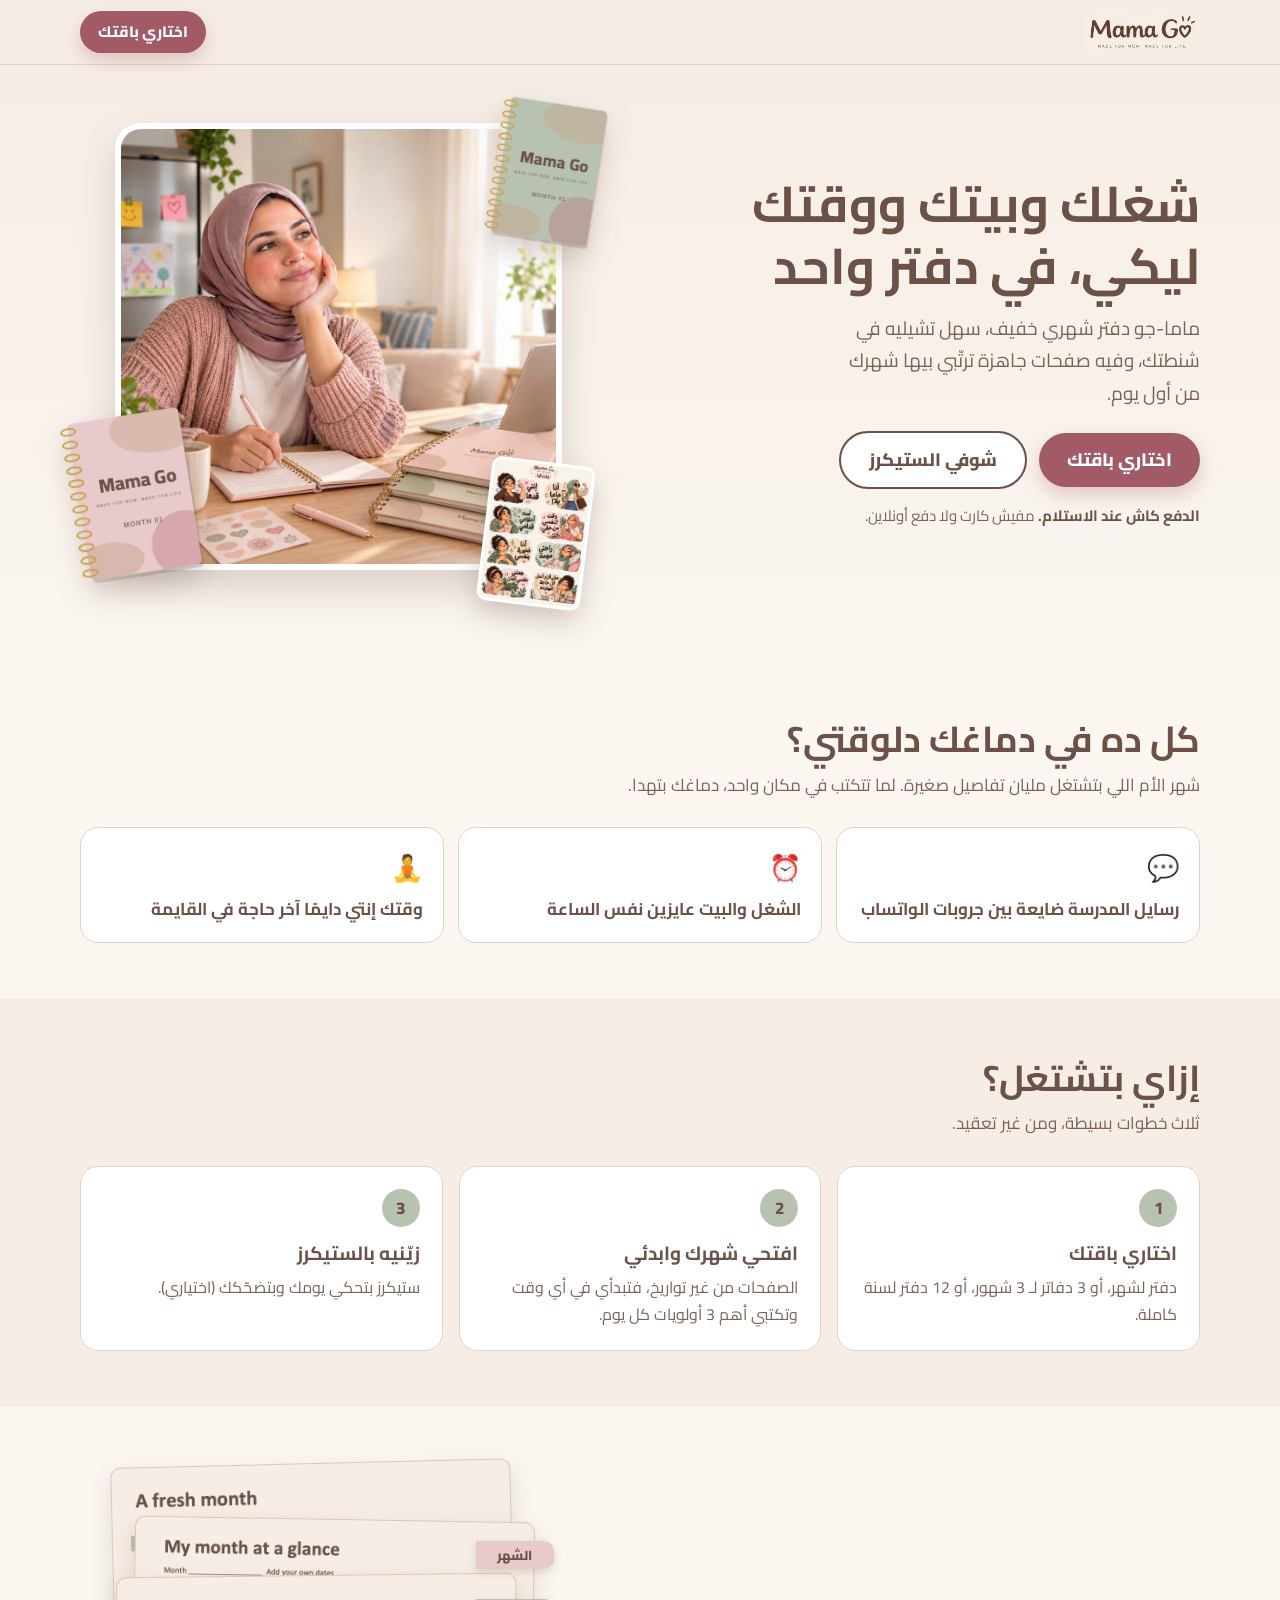
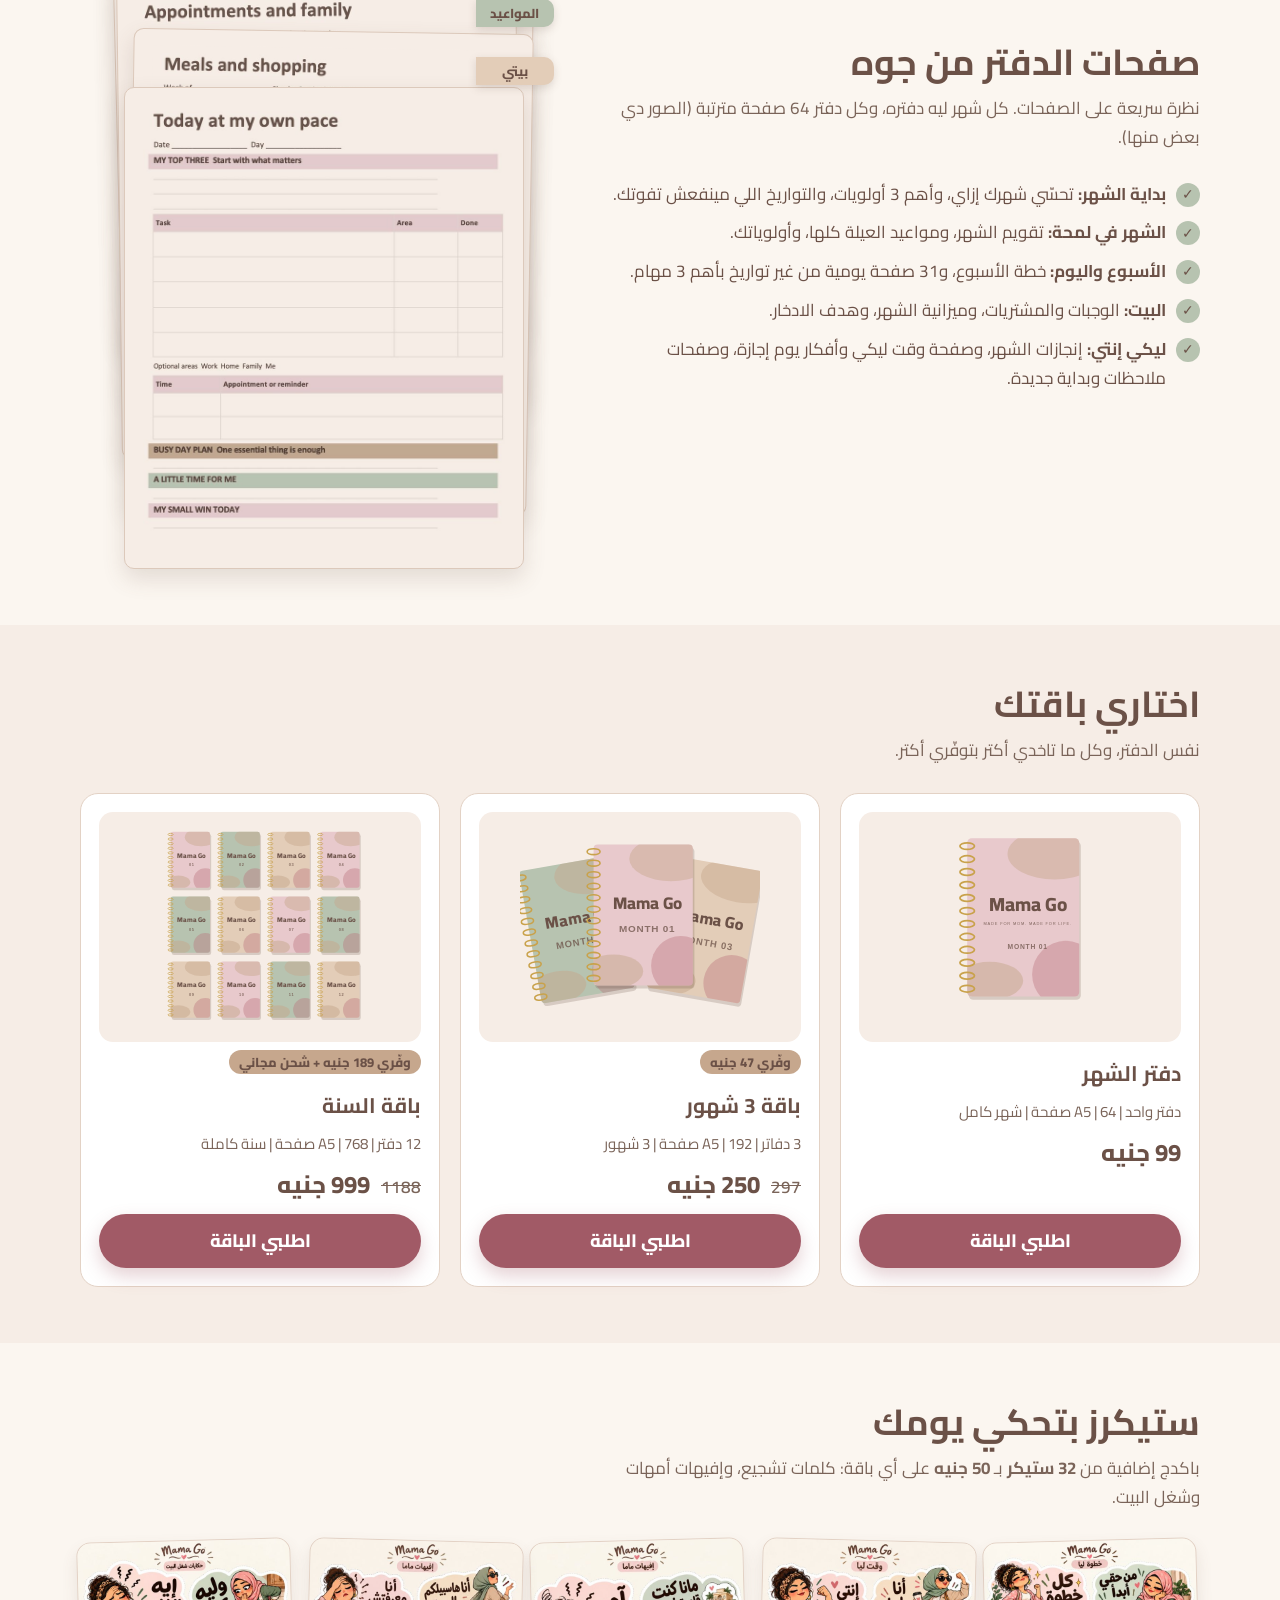
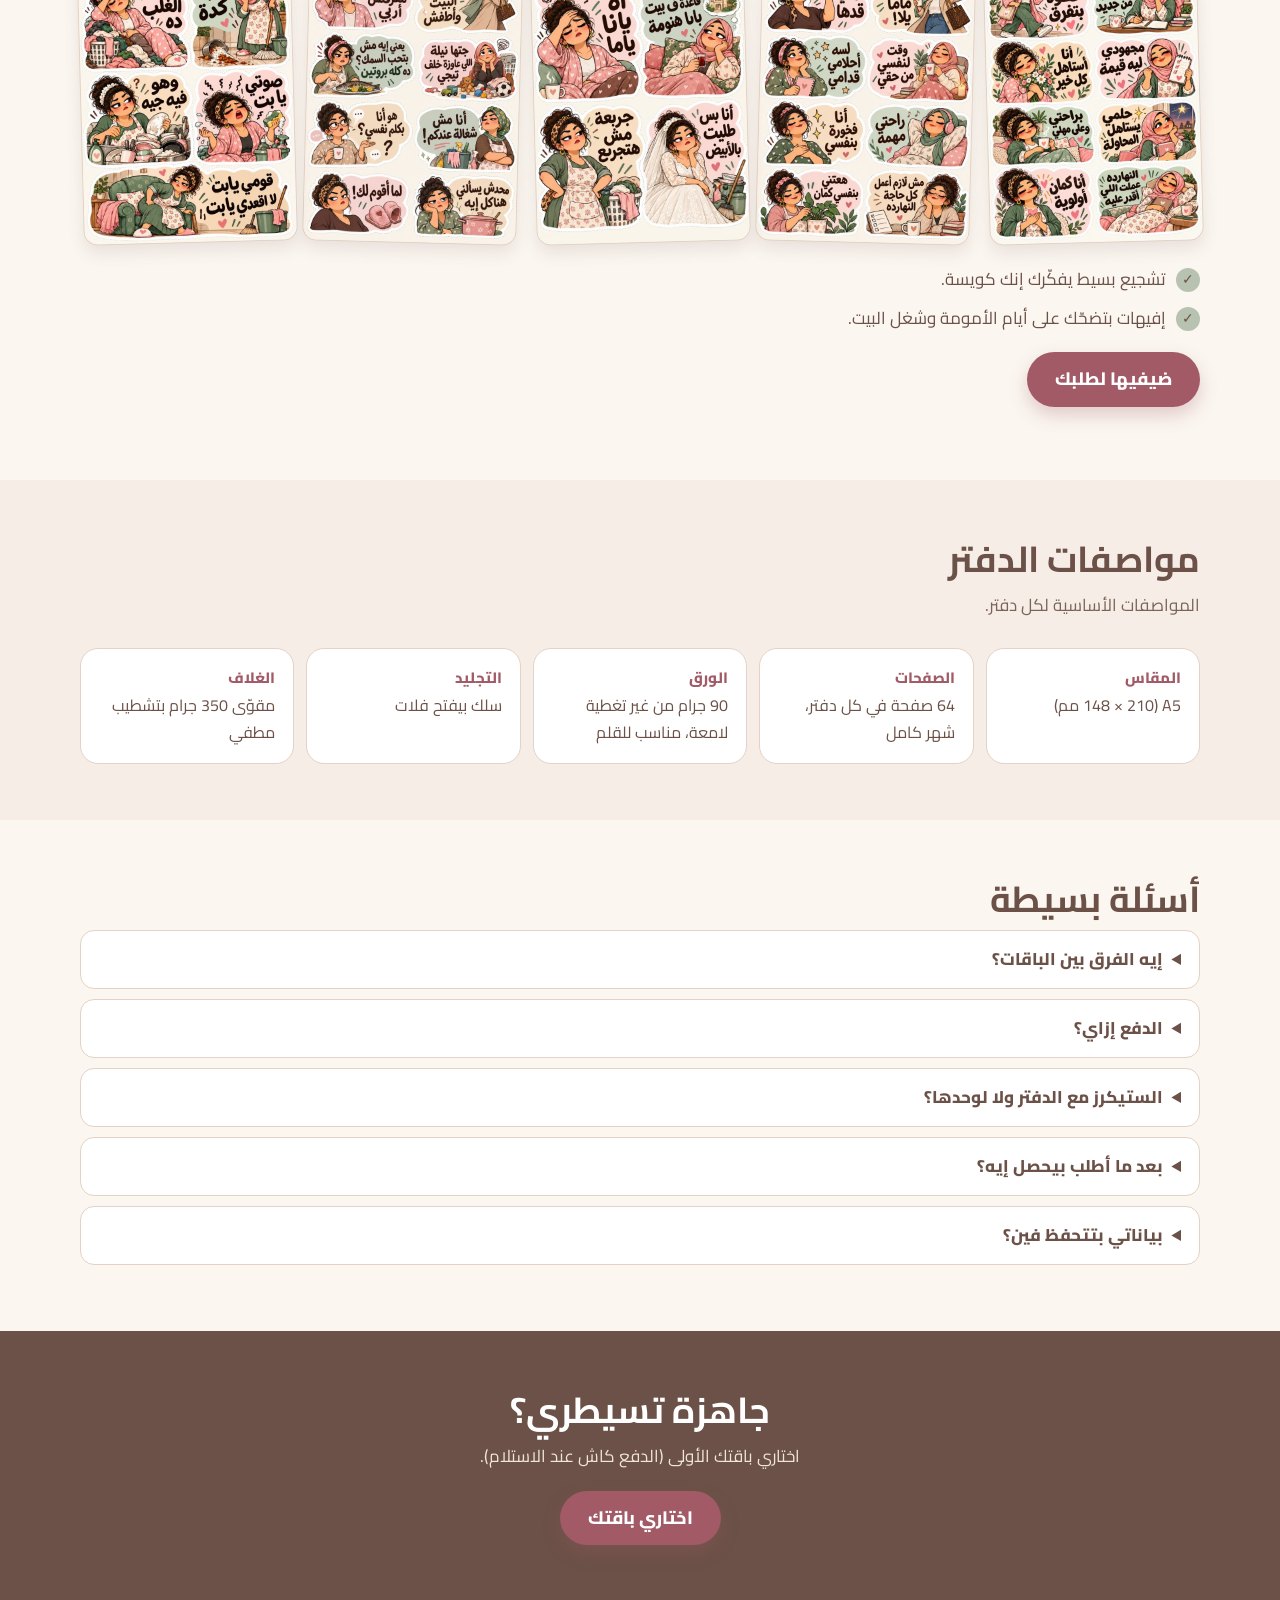
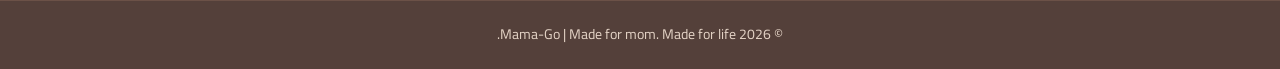
<file: landing-page/index.html>
<!doctype html>
<html lang="ar" dir="rtl">
<head>
<!-- Google Tag Manager -->
<script>(function(w,d,s,l,i){w[l]=w[l]||[];w[l].push({'gtm.start':
new Date().getTime(),event:'gtm.js'});var f=d.getElementsByTagName(s)[0],
j=d.createElement(s),dl=l!='dataLayer'?'&l='+l:'';j.async=true;j.src=
'https://www.googletagmanager.com/gtm.js?id='+i+dl;f.parentNode.insertBefore(j,f);
})(window,document,'script','dataLayer','GTM-KW64GMLZ');</script>
<!-- End Google Tag Manager -->
<meta charset="utf-8">
<meta name="viewport" content="width=device-width, initial-scale=1">
<title>ماما-جو | دفتر الشهر للأم اللي بتشتغل</title>
<meta name="description" content="ماما-جو دفتر شهري بيجمع شغلك وبيتك ووقتك ليكي في مكان واحد. اختاري شهر أو 3 شهور أو سنة كاملة.">
<link rel="preconnect" href="https://fonts.googleapis.com">
<link rel="preconnect" href="https://fonts.gstatic.com" crossorigin>
<link href="https://fonts.googleapis.com/css2?family=Cairo:wght@400;600;700;800&display=swap" rel="stylesheet">
<link rel="stylesheet" href="style.css">
<script src="app.js" defer></script>
</head>
<body>
<!-- Google Tag Manager (noscript) -->
<noscript><iframe src="https://www.googletagmanager.com/ns.html?id=GTM-KW64GMLZ"
height="0" width="0" style="display:none;visibility:hidden"></iframe></noscript>
<!-- End Google Tag Manager (noscript) -->

<header class="top">
  <div class="wrap">
    <a class="brand" href="index.html" aria-label="ماما-جو">
      <img src="logo.png" alt="Mama-Go">
    </a>
    <a class="btn btn-primary btn-sm" href="#products" data-cta="header">اختاري باقتك</a>
  </div>
</header>

<main>
<section class="hero">
  <div class="wrap">
    <div>
      <h1>شغلك وبيتك ووقتك ليكي، في دفتر واحد</h1>
      <p class="sub">ماما-جو دفتر شهري خفيف، سهل تشيليه في شنطتك، وفيه صفحات جاهزة ترتّبي بيها شهرك من أول يوم.</p>
      <div class="cta-row">
        <a class="btn btn-primary" href="#products" data-cta="hero_order">اختاري باقتك</a>
        <a class="btn btn-ghost" href="#stickers" data-cta="hero_see_stickers">شوفي الستيكرز</a>
      </div>
      <p class="cod-note"><b>الدفع كاش عند الاستلام.</b> مفيش كارت ولا دفع أونلاين.</p>
    </div>
    <div class="heroart">
      <img class="heroimg" src="img/hero.jpg" alt="أم بتكتب خطتها في دفتر ماما-جو على مكتبها في البيت" fetchpriority="high">
      <div class="hn hn1" data-art="cover" data-hue="0" aria-hidden="true"></div>
      <div class="hn hn2" data-art="cover" data-hue="1" aria-hidden="true"></div>
      <img class="hn hn3" src="img/sticker-time-for-me.jpg" alt="" aria-hidden="true">
    </div>
  </div>
</section>

<section class="s">
  <div class="wrap">
    <h2>كل ده في دماغك دلوقتي؟</h2>
    <p class="lead">شهر الأم اللي بتشتغل مليان تفاصيل صغيرة. لما تتكتب في مكان واحد، دماغك بتهدا.</p>
    <div class="pains">
      <div class="pain"><span>💬</span>رسايل المدرسة ضايعة بين جروبات الواتساب</div>
      <div class="pain"><span>⏰</span>الشغل والبيت عايزين نفس الساعة</div>
      <div class="pain"><span>🧘</span>وقتك إنتي دايمًا آخر حاجة في القايمة</div>
    </div>
  </div>
</section>

<section class="s alt">
  <div class="wrap">
    <h2>إزاي بتشتغل؟</h2>
    <p class="lead">ثلاث خطوات بسيطة، ومن غير تعقيد.</p>
    <div class="steps">
      <div class="step"><h3>اختاري باقتك</h3><p>دفتر لشهر، أو 3 دفاتر لـ 3 شهور، أو 12 دفتر لسنة كاملة.</p></div>
      <div class="step"><h3>افتحي شهرك وابدئي</h3><p>الصفحات من غير تواريخ، فتبدأي في أي وقت وتكتبي أهم 3 أولويات كل يوم.</p></div>
      <div class="step"><h3>زيّنيه بالستيكرز</h3><p>ستيكرز بتحكي يومك وبتضحّكك (اختياري).</p></div>
    </div>
  </div>
</section>

<section class="s">
  <div class="wrap split">
    <div>
      <h2>صفحات الدفتر من جوه</h2>
      <p class="lead">نظرة سريعة على الصفحات. كل شهر ليه دفتره، وكل دفتر 64 صفحة مترتبة (الصور دي بعض منها).</p>
      <ul class="ticks">
        <li><span><b>بداية الشهر:</b> تحسّي شهرك إزاي، وأهم 3 أولويات، والتواريخ اللي مينفعش تفوتك.</span></li>
        <li><span><b>الشهر في لمحة:</b> تقويم الشهر، ومواعيد العيلة كلها، وأولوياتك.</span></li>
        <li><span><b>الأسبوع واليوم:</b> خطة الأسبوع، و31 صفحة يومية من غير تواريخ بأهم 3 مهام.</span></li>
        <li><span><b>البيت:</b> الوجبات والمشتريات، وميزانية الشهر، وهدف الادخار.</span></li>
        <li><span><b>ليكي إنتي:</b> إنجازات الشهر، وصفحة وقت ليكي وأفكار يوم إجازة، وصفحات ملاحظات وبداية جديدة.</span></li>
      </ul>
    </div>
    <div class="pagestack" aria-label="نماذج من صفحات الدفتر">
      <div class="pg" style="--i:0;--r:-1.4deg;--x:-8px"><img src="img/page-fresh-month.jpg" alt="صفحة بداية الشهر" loading="lazy"></div>
      <div class="pg" style="--i:1;--r:1deg;--x:7px"><img src="img/page-month-glance.jpg" alt="صفحة الشهر في لمحة" loading="lazy"></div>
      <div class="pg" style="--i:2;--r:-.7deg;--x:-5px"><img src="img/page-appointments.jpg" alt="صفحة المواعيد والعيلة" loading="lazy"></div>
      <div class="pg" style="--i:3;--r:.9deg;--x:6px"><img src="img/page-meals.jpg" alt="صفحة الوجبات والمشتريات" loading="lazy"></div>
      <div class="pg" style="--i:4;--r:0deg;--x:0px"><img src="img/page-today.jpg" alt="الصفحة اليومية" loading="lazy"></div>
      <span class="ptab" style="top:78px;background:#E8C9CC">الشهر</span>
      <span class="ptab" style="top:136px;background:#B7C3B0">المواعيد</span>
      <span class="ptab" style="top:194px;background:#E3CDB8">بيتي</span>
    </div>
  </div>
</section>

<section class="s alt" id="products">
  <div class="wrap">
    <h2>اختاري باقتك</h2>
    <p class="lead">نفس الدفتر، وكل ما تاخدي أكتر بتوفّري أكتر.</p>
    <div class="cards" id="productCards"></div>
  </div>
</section>

<section class="s" id="stickers">
  <div class="wrap">
    <h2>ستيكرز بتحكي يومك</h2>
    <p class="lead">باكدج إضافية من <b>32 ستيكر</b> بـ <b>50 جنيه</b> على أي باقة: كلمات تشجيع، وإفيهات أمهات وشغل البيت.</p>
    <div class="sheets" style="grid-template-columns:repeat(auto-fit,minmax(150px,1fr));margin:8px 0 22px" aria-label="نماذج من الستيكرز">
      <img src="img/sticker-step-for-me.jpg" alt="ستيكرز خطوة ليا" loading="lazy">
      <img src="img/sticker-time-for-me.jpg" alt="ستيكرز وقت ليا" loading="lazy">
      <img src="img/sticker-mom-quotes-1.jpg" alt="ستيكرز إفيهات ماما" loading="lazy">
      <img src="img/sticker-mom-quotes-2.jpg" alt="ستيكرز إفيهات ماما 2" loading="lazy">
      <img src="img/sticker-housework.jpg" alt="ستيكرز حكايات شغل البيت" loading="lazy">
    </div>
    <ul class="ticks" style="max-width:640px">
      <li>تشجيع بسيط يفكّرك إنك كويسة.</li>
      <li>إفيهات بتضحّك على أيام الأمومة وشغل البيت.</li>
    </ul>
    <p style="margin-top:20px"><a class="btn btn-primary" href="checkout.html?product=month&stickers=1" data-cta="stickers_add">ضيفيها لطلبك</a></p>
  </div>
</section>

<section class="s alt">
  <div class="wrap">
    <h2>مواصفات الدفتر</h2>
    <p class="lead">المواصفات الأساسية لكل دفتر.</p>
    <dl class="specs">
      <div><dt>المقاس</dt><dd>A5 (148 × 210 مم)</dd></div>
      <div><dt>الصفحات</dt><dd>64 صفحة في كل دفتر، شهر كامل</dd></div>
      <div><dt>الورق</dt><dd>90 جرام من غير تغطية لامعة، مناسب للقلم</dd></div>
      <div><dt>التجليد</dt><dd>سلك بيفتح فلات</dd></div>
      <div><dt>الغلاف</dt><dd>مقوّى 350 جرام بتشطيب مطفي</dd></div>
    </dl>
  </div>
</section>

<section class="s">
  <div class="wrap">
    <h2>أسئلة بسيطة</h2>
    <details><summary>إيه الفرق بين الباقات؟</summary><p>نفس الدفتر في الباقات التلاتة. باقة الشهر دفتر واحد بـ 99 جنيه، باقة 3 شهور 3 دفاتر بـ 250 جنيه بدل 297، وباقة السنة 12 دفتر بـ 999 جنيه مع شحن مجاني.</p></details>
    <details><summary>الدفع إزاي؟</summary><p>كاش عند الاستلام بس. مفيش كارت ولا دفع أونلاين.</p></details>
    <details><summary>الستيكرز مع الدفتر ولا لوحدها؟</summary><p>إضافة اختيارية: 32 ستيكر بـ 50 جنيه مع أي باقة تطلبيها.</p></details>
    <details><summary>بعد ما أطلب بيحصل إيه؟</summary><p>هتوصلك رسالة تأكيد على الإيميل، وهنكلمك على الموبايل نأكد العنوان والتفاصيل قبل ما نجهّز الطلب.</p></details>
    <details><summary>بياناتي بتتحفظ فين؟</summary><p>بنستخدمها لتجهيز طلبك والتواصل معاكي بس، ومش بنشاركها مع حد.</p></details>
  </div>
</section>

<section class="final">
  <div class="wrap">
    <h2>جاهزة تسيطري؟</h2>
    <p>اختاري باقتك الأولى (الدفع كاش عند الاستلام).</p>
    <a class="btn btn-primary" href="#products" data-cta="final_order">اختاري باقتك</a>
  </div>
</section>
</main>

<footer><div class="wrap">© 2026 Mama-Go | Made for mom. Made for life.</div></footer>

<div class="mbar"><a class="btn btn-primary" href="#products" data-cta="sticky_mobile">اختاري باقتك (كاش عند الاستلام)</a></div>
</body>
</html>
</file>
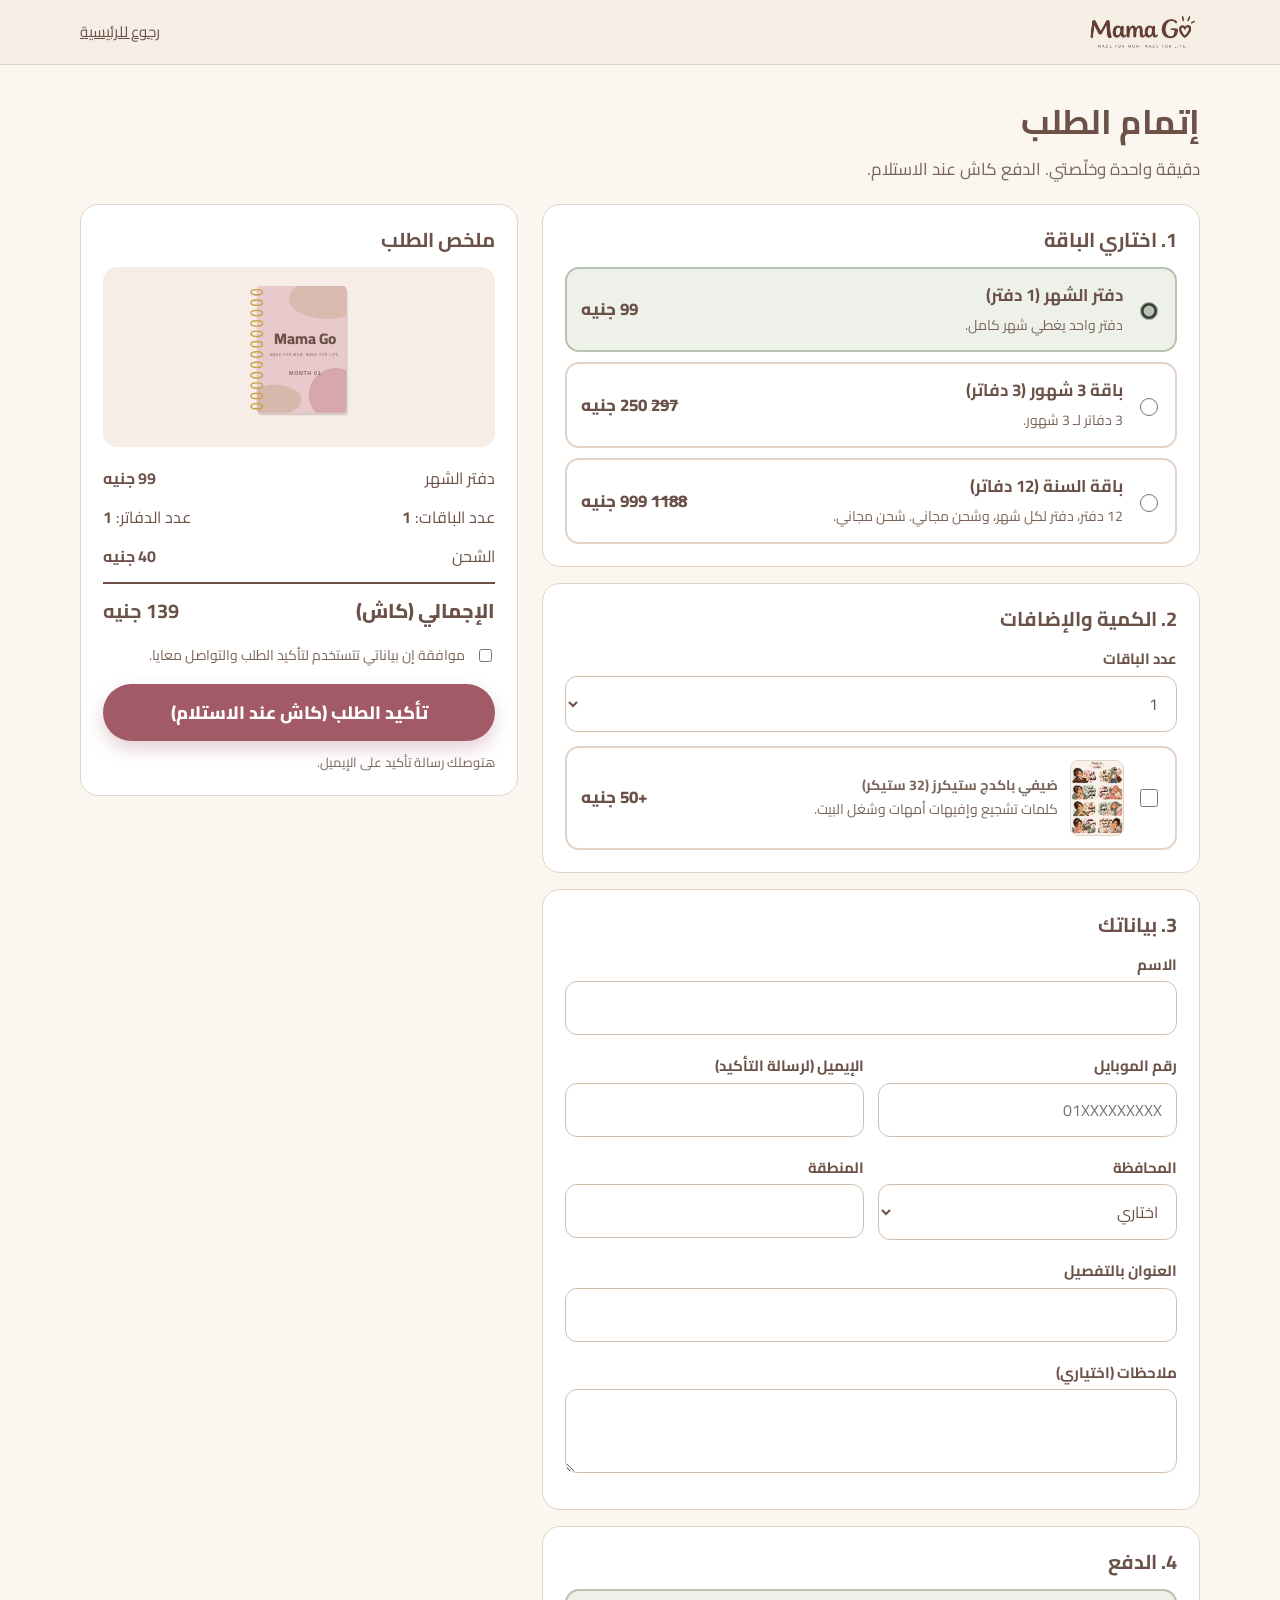
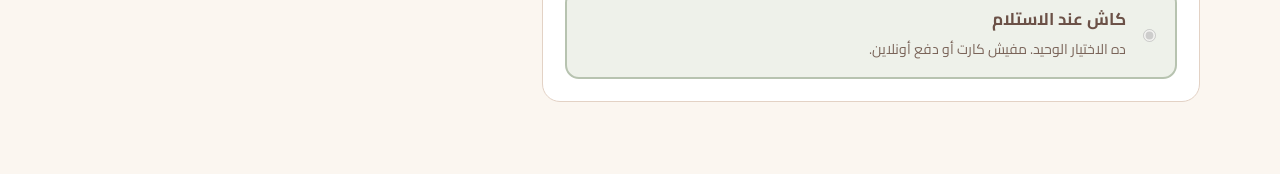
<file: landing-page/checkout.html>
<!doctype html>
<html lang="ar" dir="rtl">
<head>
<!-- Google Tag Manager -->
<script>(function(w,d,s,l,i){w[l]=w[l]||[];w[l].push({'gtm.start':
new Date().getTime(),event:'gtm.js'});var f=d.getElementsByTagName(s)[0],
j=d.createElement(s),dl=l!='dataLayer'?'&l='+l:'';j.async=true;j.src=
'https://www.googletagmanager.com/gtm.js?id='+i+dl;f.parentNode.insertBefore(j,f);
})(window,document,'script','dataLayer','GTM-KW64GMLZ');</script>
<!-- End Google Tag Manager -->
<meta charset="utf-8">
<meta name="viewport" content="width=device-width, initial-scale=1">
<title>إتمام الطلب | ماما-جو</title>
<link rel="preconnect" href="https://fonts.googleapis.com">
<link rel="preconnect" href="https://fonts.gstatic.com" crossorigin>
<link href="https://fonts.googleapis.com/css2?family=Cairo:wght@400;600;700;800&display=swap" rel="stylesheet">
<link rel="stylesheet" href="style.css">
<script src="app.js" defer></script>
</head>
<body>
<!-- Google Tag Manager (noscript) -->
<noscript><iframe src="https://www.googletagmanager.com/ns.html?id=GTM-KW64GMLZ"
height="0" width="0" style="display:none;visibility:hidden"></iframe></noscript>
<!-- End Google Tag Manager (noscript) -->
<header class="top">
  <div class="wrap">
    <a class="brand" href="index.html">
      <img src="logo.png" alt="Mama-Go">
    </a>
    <a href="index.html" style="font-size:15px">رجوع للرئيسية</a>
  </div>
</header>

<main class="co">
  <div class="wrap">
    <h1>إتمام الطلب</h1>
    <p style="color:var(--muted);margin:0 0 20px">دقيقة واحدة وخلّصتي. الدفع كاش عند الاستلام.</p>

    <form id="orderForm" class="grid2" novalidate>
      <div>
        <div class="panel">
          <h2>1. اختاري الباقة</h2>
          <div class="opts" id="productOpts"></div>
        </div>

        <div class="panel">
          <h2>2. الكمية والإضافات</h2>
          <div class="field"><label for="qty">عدد الباقات</label>
            <select id="qty" name="qty"><option>1</option><option>2</option><option>3</option></select></div>
          <label class="opt"><input type="checkbox" id="stickers" name="stickers"><span class="t addon"><img id="stickImg" alt=""><span><b>ضيفي باكدج ستيكرز (32 ستيكر)</b><span id="stickDesc"></span></span></span><span class="p" id="stickPrice"></span></label>
        </div>

        <div class="panel">
          <h2>3. بياناتك</h2>
          <div class="field"><label for="name">الاسم</label><input id="name" name="name" autocomplete="name" required><div class="err" data-for="name"></div></div>
          <div class="row2">
            <div class="field"><label for="phone">رقم الموبايل</label><input id="phone" name="phone" inputmode="numeric" autocomplete="tel" placeholder="01XXXXXXXXX" required dir="ltr" style="text-align:right"><div class="err" data-for="phone"></div></div>
            <div class="field"><label for="email">الإيميل (لرسالة التأكيد)</label><input id="email" name="email" type="email" autocomplete="email" required dir="ltr" style="text-align:right"><div class="err" data-for="email"></div></div>
          </div>
          <div class="row2">
            <div class="field"><label for="gov">المحافظة</label><select id="gov" name="gov" required><option value="">اختاري</option></select><div class="err" data-for="gov"></div></div>
            <div class="field"><label for="city">المنطقة</label><input id="city" name="city" autocomplete="address-level2" required><div class="err" data-for="city"></div></div>
          </div>
          <div class="field"><label for="address">العنوان بالتفصيل</label><input id="address" name="address" autocomplete="street-address" required><div class="err" data-for="address"></div></div>
          <div class="field"><label for="notes">ملاحظات (اختياري)</label><textarea id="notes" name="notes" rows="2"></textarea></div>
          <div class="hp" aria-hidden="true"><label>Website<input name="website" tabindex="-1" autocomplete="off"></label></div>
        </div>

        <div class="panel">
          <h2>4. الدفع</h2>
          <div class="cod"><input type="radio" checked disabled aria-label="كاش عند الاستلام"><div><b>كاش عند الاستلام</b><span style="font-size:14px;color:var(--muted)">ده الاختيار الوحيد. مفيش كارت أو دفع أونلاين.</span></div></div>
        </div>
      </div>

      <aside class="panel summary" aria-live="polite">
        <h2>ملخص الطلب</h2>
        <div class="art" id="sumArt"></div>
        <div class="line"><span id="sumName"></span><b id="sumPrice"></b></div>
        <div class="line"><span>عدد الباقات: <b id="sumQty"></b></span><span>عدد الدفاتر: <b id="sumNb"></b></span></div>
        <div class="line" id="sumBundleRow" hidden><span>ستيكرز (32 ستيكر)</span><b id="sumBundle"></b></div>
        <div class="line"><span>الشحن</span><b id="sumShip"></b></div>
        <div class="line total"><span>الإجمالي (كاش)</span><b id="sumTotal"></b></div>
        <label class="consent"><input type="checkbox" id="consent" required><span>موافقة إن بياناتي تتستخدم لتأكيد الطلب والتواصل معايا.</span></label>
        <div class="err" data-for="consent"></div>
        <button type="submit" class="btn btn-primary" style="width:100%" id="submitBtn">تأكيد الطلب (كاش عند الاستلام)</button>
        <p style="font-size:13px;color:var(--muted);margin:10px 0 0">هتوصلك رسالة تأكيد على الإيميل.</p>
      </aside>
    </form>
  </div>
</main>

<script>
document.addEventListener('DOMContentLoaded', function () {
  var q = new URLSearchParams(location.search);
  var state = { product: PRODUCTS[q.get('product')] ? q.get('product') : 'month' };
  var $ = function (id) { return document.getElementById(id); };

  // packages
  var po = $('productOpts');
  Object.keys(PRODUCTS).forEach(function (k) {
    var p = PRODUCTS[k];
    var l = document.createElement('label'); l.className = 'opt';
    l.innerHTML = '<input type="radio" name="product" value="' + k + '"' + (k === state.product ? ' checked' : '') + '><span class="t"><b>' + p.name + ' (' + p.notebooks + (p.notebooks === 1 ? ' دفتر' : ' دفاتر') + ')</b><span>' + p.desc + (p.freeShip ? ' شحن مجاني.' : '') + '</span></span><span class="p">' + (p.oldPrice ? '<s class="old">' + p.oldPrice + '</s> ' : '') + money(p.price) + '</span>';
    po.appendChild(l);
  });
  // sticker add-on + governorates
  $('stickImg').src = STICKER_IMG;
  $('stickDesc').textContent = 'كلمات تشجيع وإفيهات أمهات وشغل البيت.';
  $('stickPrice').textContent = '+' + CONFIG.STICKER_PRICE + ' جنيه';
  if (q.get('stickers') === '1') $('stickers').checked = true;
  GOVERNORATES.forEach(function (g) { var o = document.createElement('option'); o.value = g; o.textContent = g; $('gov').appendChild(o); });

  function current() {
    var p = document.querySelector('input[name=product]:checked').value, P = PRODUCTS[p];
    var qty = parseInt($('qty').value, 10) || 1;
    var stickers = $('stickers').checked;
    var items = P.price * qty;
    var stickerCost = stickers ? CONFIG.STICKER_PRICE * qty : 0;
    var shipping = P.freeShip ? 0 : CONFIG.SHIPPING;
    return { product: p, qty: qty, stickers: stickers, notebooks: P.notebooks * qty, subtotal: items, stickerCost: stickerCost, shipping: shipping, total: items + stickerCost + shipping };
  }
  function refresh() {
    var s = current(), P = PRODUCTS[s.product];
    $('sumArt').innerHTML = artHTML(s.product);
    $('sumName').textContent = P.name;
    $('sumPrice').textContent = money(s.subtotal);
    $('sumQty').textContent = s.qty;
    $('sumNb').textContent = s.notebooks;
    $('sumBundleRow').hidden = !s.stickers;
    $('sumBundle').textContent = money(s.stickerCost);
    $('sumShip').textContent = s.shipping === 0 ? 'مجاني' : money(s.shipping);
    $('sumTotal').textContent = money(s.total);
  }
  document.querySelectorAll('input[name=product],#qty,#stickers').forEach(function (el) {
    el.addEventListener('change', function () {
      refresh();
      var s = current();
      if (el.name === 'product') track('select_item', { item_id: s.product, item_name: PRODUCTS[s.product].name, price: PRODUCTS[s.product].price });
      if (el.id === 'stickers') track('add_sticker_addon', { selected: s.stickers, value: CONFIG.STICKER_PRICE, currency: 'EGP' });
    });
  });
  refresh();
  var s0 = current();
  track('begin_checkout', { currency: 'EGP', value: s0.total, item_id: s0.product, payment_method: 'cash_on_delivery' });

  // validation
  function setErr(name, msg) { var e = document.querySelector('.err[data-for=' + name + ']'); if (e) e.textContent = msg || ''; }
  function validate() {
    var ok = true, first = null;
    function bad(id, msg) { setErr(id, msg); ok = false; if (!first) first = $(id); }
    ['name', 'phone', 'email', 'gov', 'city', 'address', 'consent'].forEach(function (id) { setErr(id, ''); });
    if (!$('name').value.trim() || $('name').value.trim().length < 3) bad('name', 'اكتبي اسمك.');
    if (!/^01[0125][0-9]{8}$/.test($('phone').value.replace(/\s/g, ''))) bad('phone', 'اكتبي رقم موبايل مصري صحيح (11 رقم).');
    if (!/^[^\s@]+@[^\s@]+\.[^\s@]+$/.test($('email').value.trim())) bad('email', 'اكتبي إيميل صحيح.');
    if (!$('gov').value) bad('gov', 'اختاري المحافظة.');
    if (!$('city').value.trim()) bad('city', 'اكتبي المنطقة.');
    if ($('address').value.trim().length < 6) bad('address', 'اكتبي العنوان بالتفصيل.');
    if (!$('consent').checked) bad('consent', 'محتاجين موافقتك عشان نكمل.');
    if (first && first.focus) first.focus();
    return ok;
  }

  $('orderForm').addEventListener('submit', function (ev) {
    ev.preventDefault();
    if (document.querySelector('input[name=website]').value) return; // honeypot
    if (!validate()) return;
    var s = current(), P = PRODUCTS[s.product];
    var order = {
      order_id: 'MG-' + Date.now().toString(36).toUpperCase().slice(-6) + Math.floor(Math.random() * 90 + 10),
      created_at: new Date().toISOString(),
      product: P.name, product_key: s.product, qty: s.qty, notebooks: s.notebooks, stickers: s.stickers,
      subtotal: s.subtotal, sticker_cost: s.stickerCost, shipping: s.shipping, total: s.total,
      payment_method: 'cash_on_delivery',
      name: $('name').value.trim(), phone: $('phone').value.replace(/\s/g, ''), email: $('email').value.trim(),
      governorate: $('gov').value, city: $('city').value.trim(), address: $('address').value.trim(), notes: $('notes').value.trim(),
      source: q.get('utm_source') || '', medium: q.get('utm_medium') || '', campaign: q.get('utm_campaign') || '', content: q.get('utm_content') || '',
    };
    var btn = $('submitBtn'); btn.disabled = true; btn.textContent = 'بنسجّل طلبك...';
    try { sessionStorage.setItem('mg_order', JSON.stringify(order)); } catch (e) {}
    track('order_submitted', { order_id: order.order_id, currency: 'EGP', value: order.total, payment_method: 'cash_on_delivery', item_id: order.product_key, quantity: order.qty, stickers: order.stickers });

    var go = function () { location.href = 'thanks.html'; };
    if (CONFIG.ORDER_ENDPOINT) {
      var done = false, finish = function () { if (!done) { done = true; go(); } };
      setTimeout(finish, 5000);
      fetch(CONFIG.ORDER_ENDPOINT, { method: 'POST', mode: 'no-cors', headers: { 'Content-Type': 'text/plain;charset=utf-8' }, body: JSON.stringify(order) }).then(finish, finish);
    } else { go(); }
  });
});
</script>
</body>
</html>
</file>
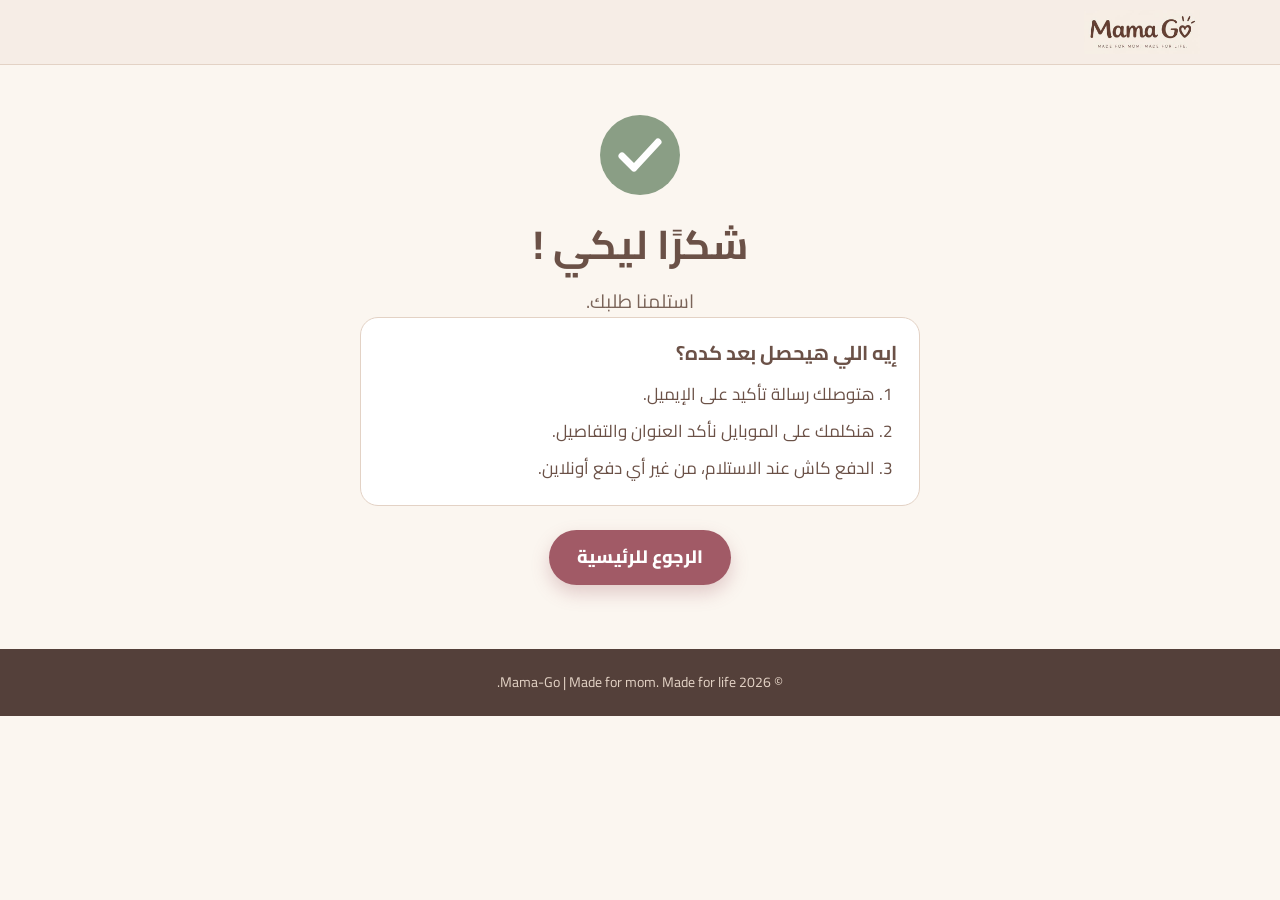
<file: landing-page/thanks.html>
<!doctype html>
<html lang="ar" dir="rtl">
<head>
<!-- Google Tag Manager -->
<script>(function(w,d,s,l,i){w[l]=w[l]||[];w[l].push({'gtm.start':
new Date().getTime(),event:'gtm.js'});var f=d.getElementsByTagName(s)[0],
j=d.createElement(s),dl=l!='dataLayer'?'&l='+l:'';j.async=true;j.src=
'https://www.googletagmanager.com/gtm.js?id='+i+dl;f.parentNode.insertBefore(j,f);
})(window,document,'script','dataLayer','GTM-KW64GMLZ');</script>
<!-- End Google Tag Manager -->
<meta charset="utf-8">
<meta name="viewport" content="width=device-width, initial-scale=1">
<title>شكرًا ليكي | ماما-جو</title>
<link rel="preconnect" href="https://fonts.googleapis.com">
<link rel="preconnect" href="https://fonts.gstatic.com" crossorigin>
<link href="https://fonts.googleapis.com/css2?family=Cairo:wght@400;600;700;800&display=swap" rel="stylesheet">
<link rel="stylesheet" href="style.css">
<script src="app.js" defer></script>
</head>
<body>
<!-- Google Tag Manager (noscript) -->
<noscript><iframe src="https://www.googletagmanager.com/ns.html?id=GTM-KW64GMLZ"
height="0" width="0" style="display:none;visibility:hidden"></iframe></noscript>
<!-- End Google Tag Manager (noscript) -->
<header class="top">
  <div class="wrap">
    <a class="brand" href="index.html">
      <img src="logo.png" alt="Mama-Go">
    </a>
  </div>
</header>

<main class="thanks">
  <div class="wrap">
    <svg class="check" viewBox="0 0 84 84" aria-hidden="true"><circle cx="42" cy="42" r="40" fill="#8A9E85"/><path d="M24 43l12 12 24-26" stroke="#fff" stroke-width="7" fill="none" stroke-linecap="round" stroke-linejoin="round"/></svg>
    <h1>شكرًا ليكي <span id="who"></span>!</h1>
    <p style="color:var(--muted);font-size:19px;margin:0">استلمنا طلبك.</p>

    <div class="panel order-card" id="orderCard" hidden>
      <h2>تفاصيل الطلب <span id="oid" style="color:var(--coral-d)"></span></h2>
      <div class="line"><span>المنتج</span><b id="oProduct"></b></div>
      <div class="line"><span>عدد الدفاتر</span><b id="oColor"></b></div>
      <div class="line"><span>ستيكرز (32 ستيكر)</span><b id="oPack"></b></div>
      <div class="line"><span>الكمية</span><b id="oQty"></b></div>
      <div class="line"><span>العنوان</span><b id="oAddr" style="text-align:left"></b></div>
      <div class="line total"><span>الإجمالي كاش عند الاستلام</span><b id="oTotal"></b></div>
    </div>

    <div class="panel next">
      <h2>إيه اللي هيحصل بعد كده؟</h2>
      <ol>
        <li>هتوصلك رسالة تأكيد على الإيميل.</li>
        <li>هنكلمك على الموبايل نأكد العنوان والتفاصيل.</li>
        <li>الدفع كاش عند الاستلام، من غير أي دفع أونلاين.</li>
      </ol>
    </div>

    <a class="btn btn-primary" href="index.html" data-cta="thanks_back_home">الرجوع للرئيسية</a>
  </div>
</main>

<footer><div class="wrap">© 2026 Mama-Go | Made for mom. Made for life.</div></footer>

<script>
document.addEventListener('DOMContentLoaded', function () {
  var o = null;
  try { o = JSON.parse(sessionStorage.getItem('mg_order') || 'null'); } catch (e) {}
  if (o) {
    var $ = function (id) { return document.getElementById(id); };
    $('who').textContent = o.name ? o.name.split(' ')[0] : '';
    $('oid').textContent = '#' + o.order_id;
    $('oProduct').textContent = o.product;
    $('oColor').textContent = o.notebooks;
    $('oPack').textContent = o.stickers ? 'مضافة' : 'من غير';
    $('oQty').textContent = o.qty;
    $('oAddr').textContent = o.governorate + '، ' + o.city;
    $('oTotal').textContent = money(o.total);
    $('orderCard').hidden = false;
    track('thank_you_view', { order_id: o.order_id, currency: 'EGP', value: o.total, payment_method: 'cash_on_delivery' });
  } else {
    track('thank_you_view', { order_id: 'none' });
  }
});
</script>
</body>
</html>
</file>
<file: landing-page/style.css>
:root{
  --coral:#B9707A; --coral-d:#A15A66; --yellow:#C6A78D; --teal:#B7C3B0; --navy:#6B5147;
  --pink:#E8C9CC; --sage:#B7C3B0; --cream:#F6EDE6; --paper:#FBF6F0; --line:#E3D2C5; --muted:#7A6459;
  --r:18px;
}
*{box-sizing:border-box}
html{scroll-behavior:smooth}
body{margin:0;font-family:'Cairo','Segoe UI',Tahoma,Arial,sans-serif;color:var(--navy);background:var(--paper);line-height:1.7;font-size:17px}
img,svg{max-width:100%;display:block}
a{color:inherit}
.wrap{width:min(1120px,100% - 32px);margin-inline:auto}
.demo-bar{background:var(--navy);color:#fff;text-align:center;font-size:14px;padding:6px 12px}
.demo-bar b{color:var(--pink)}
header.top{background:var(--cream);border-bottom:1px solid var(--line);position:sticky;top:0;z-index:20}
header.top .wrap{display:flex;align-items:center;justify-content:space-between;padding:10px 0}
.brand{display:flex;align-items:center;gap:10px;font-weight:800;font-size:22px;text-decoration:none}
.brand img{height:44px;width:auto}
.btn{display:inline-flex;align-items:center;justify-content:center;gap:8px;border:0;cursor:pointer;font-family:inherit;font-weight:800;font-size:18px;border-radius:999px;padding:12px 28px;text-decoration:none;transition:transform .15s,box-shadow .15s}
.btn:focus-visible{outline:3px solid var(--navy);outline-offset:3px}
.btn-primary{background:var(--coral-d);color:#fff;box-shadow:0 8px 18px rgba(161,90,102,.28)}
.btn-primary:hover{transform:translateY(-2px)}
.btn-ghost{background:#fff;color:var(--navy);border:2px solid var(--navy)}
.btn-sm{font-size:15px;padding:8px 18px}
.hero{background:linear-gradient(180deg,var(--cream),var(--paper));padding:48px 0 56px}
.hero .wrap{display:grid;grid-template-columns:1.05fr .95fr;gap:32px;align-items:center}
.hero h1{font-size:clamp(30px,4.6vw,50px);line-height:1.25;margin:0 0 14px}
.hero p.sub{font-size:19px;color:var(--muted);margin:0 0 22px;max-width:34ch}
.hero .cta-row{display:flex;gap:12px;flex-wrap:wrap;align-items:center}
.cod-note{margin-top:14px;font-size:15px;color:var(--muted)}
.cod-note b{color:var(--navy)}
.stack{position:relative;height:380px}
.stack .c{position:absolute;filter:drop-shadow(0 14px 18px rgba(107,81,71,.18))}
.stack .c1{width:210px;right:6%;top:6px;transform:rotate(5deg)}
.stack .c3.sheet{width:130px;border-radius:12px;border:3px solid #fff}
.stack .c2{width:215px;left:4%;top:44px;transform:rotate(-6deg);z-index:2}
.stack .c3{width:150px;right:34%;bottom:0;transform:rotate(-4deg);z-index:3}
section.s{padding:56px 0}
section.s.alt{background:var(--cream)}
h2{font-size:clamp(26px,3.4vw,36px);margin:0 0 8px;line-height:1.3}
.lead{color:var(--muted);margin:0 0 28px;max-width:60ch}
.pains{display:grid;grid-template-columns:repeat(3,1fr);gap:14px}
.pain{background:#fff;border:1px solid var(--line);border-radius:var(--r);padding:18px 20px;font-weight:700}
.pain span{display:block;font-size:26px;margin-bottom:4px}
.steps{display:grid;grid-template-columns:repeat(3,1fr);gap:16px;counter-reset:st}
.step{background:#fff;border-radius:var(--r);padding:22px;border:1px solid var(--line);position:relative}
.step:before{counter-increment:st;content:counter(st);display:grid;place-items:center;width:38px;height:38px;border-radius:50%;background:var(--teal);color:var(--navy);font-weight:800;margin-bottom:10px}
.step h3{margin:0 0 4px;font-size:19px}
.step p{margin:0;color:var(--muted);font-size:16px}
.split{display:grid;grid-template-columns:1.1fr .9fr;gap:36px;align-items:center}
.ticks{list-style:none;padding:0;margin:0;display:grid;gap:10px}
.ticks li{display:flex;gap:10px;align-items:flex-start}
.ticks li:before{content:'✓';flex:none;display:grid;place-items:center;width:24px;height:24px;border-radius:50%;background:var(--teal);color:var(--navy);font-size:14px;margin-top:3px}
.cards{display:grid;grid-template-columns:repeat(3,1fr);gap:20px}
.card .art.has-img{padding:0;overflow:hidden}
.card .art.has-img img{width:100%;height:100%;max-width:none;object-fit:cover}
.price s.old{font-size:17px;font-weight:600;color:var(--muted);margin-inline-end:6px}
.sheets{display:grid;grid-template-columns:1fr 1fr;gap:12px}
.sheets img{border-radius:14px;border:1px solid var(--line);background:#fff;box-shadow:0 8px 16px rgba(107,81,71,.12)}
.sheets img:nth-child(odd){transform:rotate(-1.5deg)}.sheets img:nth-child(even){transform:rotate(1.5deg)}
.specs{display:grid;grid-template-columns:repeat(auto-fit,minmax(200px,1fr));gap:12px;margin:0}
.specs div{background:#fff;border:1px solid var(--line);border-radius:var(--r);padding:16px 18px}
.specs dt{font-weight:800;color:var(--coral-d);font-size:15px}
.specs dd{margin:2px 0 0;font-size:16px}
.addon{display:flex;gap:12px;align-items:center}
.addon img{width:54px;height:76px;object-fit:cover;border-radius:8px;border:1px solid var(--line)}
.card{background:#fff;border:1px solid var(--line);border-radius:var(--r);padding:18px;display:flex;flex-direction:column;gap:8px}
.card .art{height:230px;display:grid;place-items:center;background:var(--cream);border-radius:14px}
.card .art svg{height:200px;width:auto}
.card h3{margin:6px 0 0;font-size:21px}
.card .meta{color:var(--muted);font-size:15px}
.card .price{font-size:24px;font-weight:800}
.card .price small{font-size:14px;font-weight:600;color:var(--muted)}
.card .btn{margin-top:auto}
.tag{display:inline-block;align-self:flex-start;background:var(--yellow);color:var(--navy);font-size:13px;font-weight:800;border-radius:999px;padding:1px 10px}
.swatches{display:flex;gap:12px;flex-wrap:wrap;margin:6px 0 20px}
.sw{display:flex;flex-direction:column;align-items:center;gap:4px;font-size:14px}
.sw i{width:46px;height:46px;border-radius:50%;border:3px solid #fff;box-shadow:0 0 0 1px var(--line)}
.chips{display:flex;gap:8px;flex-wrap:wrap}
.chip{background:#fff;border:1px solid var(--line);border-radius:999px;padding:5px 16px;font-weight:700;font-size:15px}
details{background:#fff;border:1px solid var(--line);border-radius:14px;padding:14px 18px;margin-bottom:10px}
summary{cursor:pointer;font-weight:800}
details p{margin:8px 0 0;color:var(--muted)}
.final{background:var(--navy);color:#fff;text-align:center;padding:56px 0}
.final h2{color:#fff}
.final p{color:#F1E4DA;margin:0 0 20px}
footer{background:#54403A;color:#E3D2C5;font-size:14px;text-align:center;padding:22px 0}
.mbar{display:none}
@media (max-width:820px){
  .hero .wrap,.split{grid-template-columns:1fr}
  .stack{height:320px;order:-1}
  .stack .c1{width:170px}.stack .c2{width:175px}.stack .c3{width:100px}
  .pains,.steps,.cards{grid-template-columns:1fr}
  .mbar{display:block;position:fixed;inset-inline:0;bottom:0;background:#fff;border-top:1px solid var(--line);padding:10px 16px;z-index:30}
  .mbar .btn{width:100%}
  body{padding-bottom:72px}
}

/* checkout + thanks */
.co{padding:28px 0 56px}
.co h1{font-size:clamp(26px,3.4vw,34px);margin:0 0 4px}
.grid2{display:grid;grid-template-columns:1.2fr .8fr;gap:24px;align-items:start}
.panel{background:#fff;border:1px solid var(--line);border-radius:var(--r);padding:22px;margin-bottom:16px}
.panel h2{font-size:20px;margin:0 0 14px}
.field{display:flex;flex-direction:column;gap:4px;margin-bottom:14px}
.field label{font-weight:700;font-size:15px}
.field input,.field select,.field textarea{font-family:inherit;font-size:16px;padding:11px 14px;border:1.5px solid #D2BFB0;border-radius:12px;background:#fff;color:var(--navy);width:100%}
.field input:focus,.field select:focus,.field textarea:focus{outline:3px solid rgba(138,158,133,.35);border-color:var(--teal)}
.field .hint{font-size:13px;color:var(--muted)}
.row2{display:grid;grid-template-columns:1fr 1fr;gap:14px}
.opts{display:grid;gap:10px}
.opt{display:flex;align-items:center;gap:12px;border:2px solid var(--line);border-radius:14px;padding:12px 14px;cursor:pointer}
.opt:has(input:checked){border-color:var(--teal);background:#EEF1EA}
.opt input{width:18px;height:18px;accent-color:var(--teal)}
.opt .t{flex:1}
.opt .t b{display:block}
.opt .t span{font-size:14px;color:var(--muted)}
.opt .p{font-weight:800}
.colors{display:flex;gap:12px;flex-wrap:wrap}
.colors label{cursor:pointer;display:flex;flex-direction:column;align-items:center;gap:4px;font-size:13px}
.colors input{position:absolute;opacity:0;pointer-events:none}
.colors i{width:44px;height:44px;border-radius:50%;box-shadow:0 0 0 1px var(--line);border:3px solid #fff}
.colors input:checked + i{box-shadow:0 0 0 3px var(--navy)}
.colors input:focus-visible + i{box-shadow:0 0 0 3px var(--teal)}
.cod{display:flex;align-items:center;gap:12px;background:#EEF1EA;border:2px solid var(--teal);border-radius:14px;padding:14px 16px}
.cod b{display:block}
.summary{position:sticky;top:76px}
.summary .art{background:var(--cream);border-radius:14px;height:180px;display:grid;place-items:center;margin-bottom:12px}
.summary .art svg{height:160px;width:auto}
.line{display:flex;justify-content:space-between;gap:10px;padding:6px 0;font-size:16px}
.line.total{border-top:2px solid var(--navy);margin-top:6px;padding-top:10px;font-size:20px;font-weight:800}
.err{color:#B3261E;font-size:13px;min-height:0}
.consent{display:flex;gap:10px;align-items:flex-start;font-size:14px;color:var(--muted);margin:10px 0 16px}
.consent input{margin-top:5px;accent-color:var(--teal)}
.hp{position:absolute;right:0;top:0;opacity:0;height:1px;width:1px;overflow:hidden;clip-path:inset(50%);pointer-events:none}
.thanks{padding:48px 0 64px;text-align:center}
.check{width:84px;height:84px;margin:0 auto 14px}
.thanks h1{font-size:clamp(28px,4vw,40px);margin:0 0 6px}
.order-card{max-width:560px;margin:24px auto;text-align:right}
.next{max-width:560px;margin:0 auto 24px;text-align:right}
.next ol{padding-inline-start:22px;margin:0;display:grid;gap:8px}
@media (max-width:820px){.grid2{grid-template-columns:1fr}.summary{position:static}.row2{grid-template-columns:1fr}}
@media (prefers-reduced-motion:reduce){*{scroll-behavior:auto!important;transition:none!important}}
[hidden]{display:none!important}

/* page stack: overlapped notebook pages */
.pagestack{position:relative;width:min(400px,100% - 36px);height:706px;margin-inline:auto}
.pg{position:absolute;inset-inline:0;top:calc(var(--i)*56px);height:482px;background:var(--cream);border:1px solid #DCC9BB;border-radius:10px;padding:16px 18px;overflow:hidden;box-shadow:0 10px 22px rgba(107,81,71,.16);transform:translateX(var(--x)) rotate(var(--r));z-index:calc(var(--i) + 1)}
.pg img{width:100%;height:auto;max-width:none}
.ptab{position:absolute;right:-30px;z-index:9;width:78px;padding:3px 0;text-align:center;font-size:13px;font-weight:800;color:var(--navy);border-radius:0 10px 10px 0;box-shadow:0 3px 8px rgba(107,81,71,.18)}
@media (max-width:820px){.pagestack{height:640px;width:min(350px,100% - 40px)}.pg{height:440px}.ptab{right:-16px;width:64px}}

/* hero photo with planners around it */
.hero{overflow:hidden}
.heroart{position:relative;width:min(460px,100% - 70px);margin:10px auto 34px}
.heroimg{width:100%;aspect-ratio:1/1;object-fit:cover;border-radius:26px;border:6px solid #fff;box-shadow:0 18px 36px rgba(107,81,71,.22)}
.hn{position:absolute;filter:drop-shadow(0 12px 14px rgba(107,81,71,.28))}
.hn1{width:160px;left:-62px;bottom:-34px;transform:rotate(-9deg);z-index:2}
.hn2{width:138px;right:-52px;top:-30px;transform:rotate(9deg);z-index:2}
.hn3{width:104px;right:-26px;bottom:-36px;transform:rotate(7deg);z-index:3;border-radius:10px;border:3px solid #fff}
@media (max-width:820px){.heroart{order:-1;width:min(360px,100% - 64px);margin-top:18px}.hn1{width:112px;left:-34px;bottom:-24px}.hn2{width:98px;right:-30px;top:-22px}.hn3{width:74px;right:-14px;bottom:-26px}}
</file>
